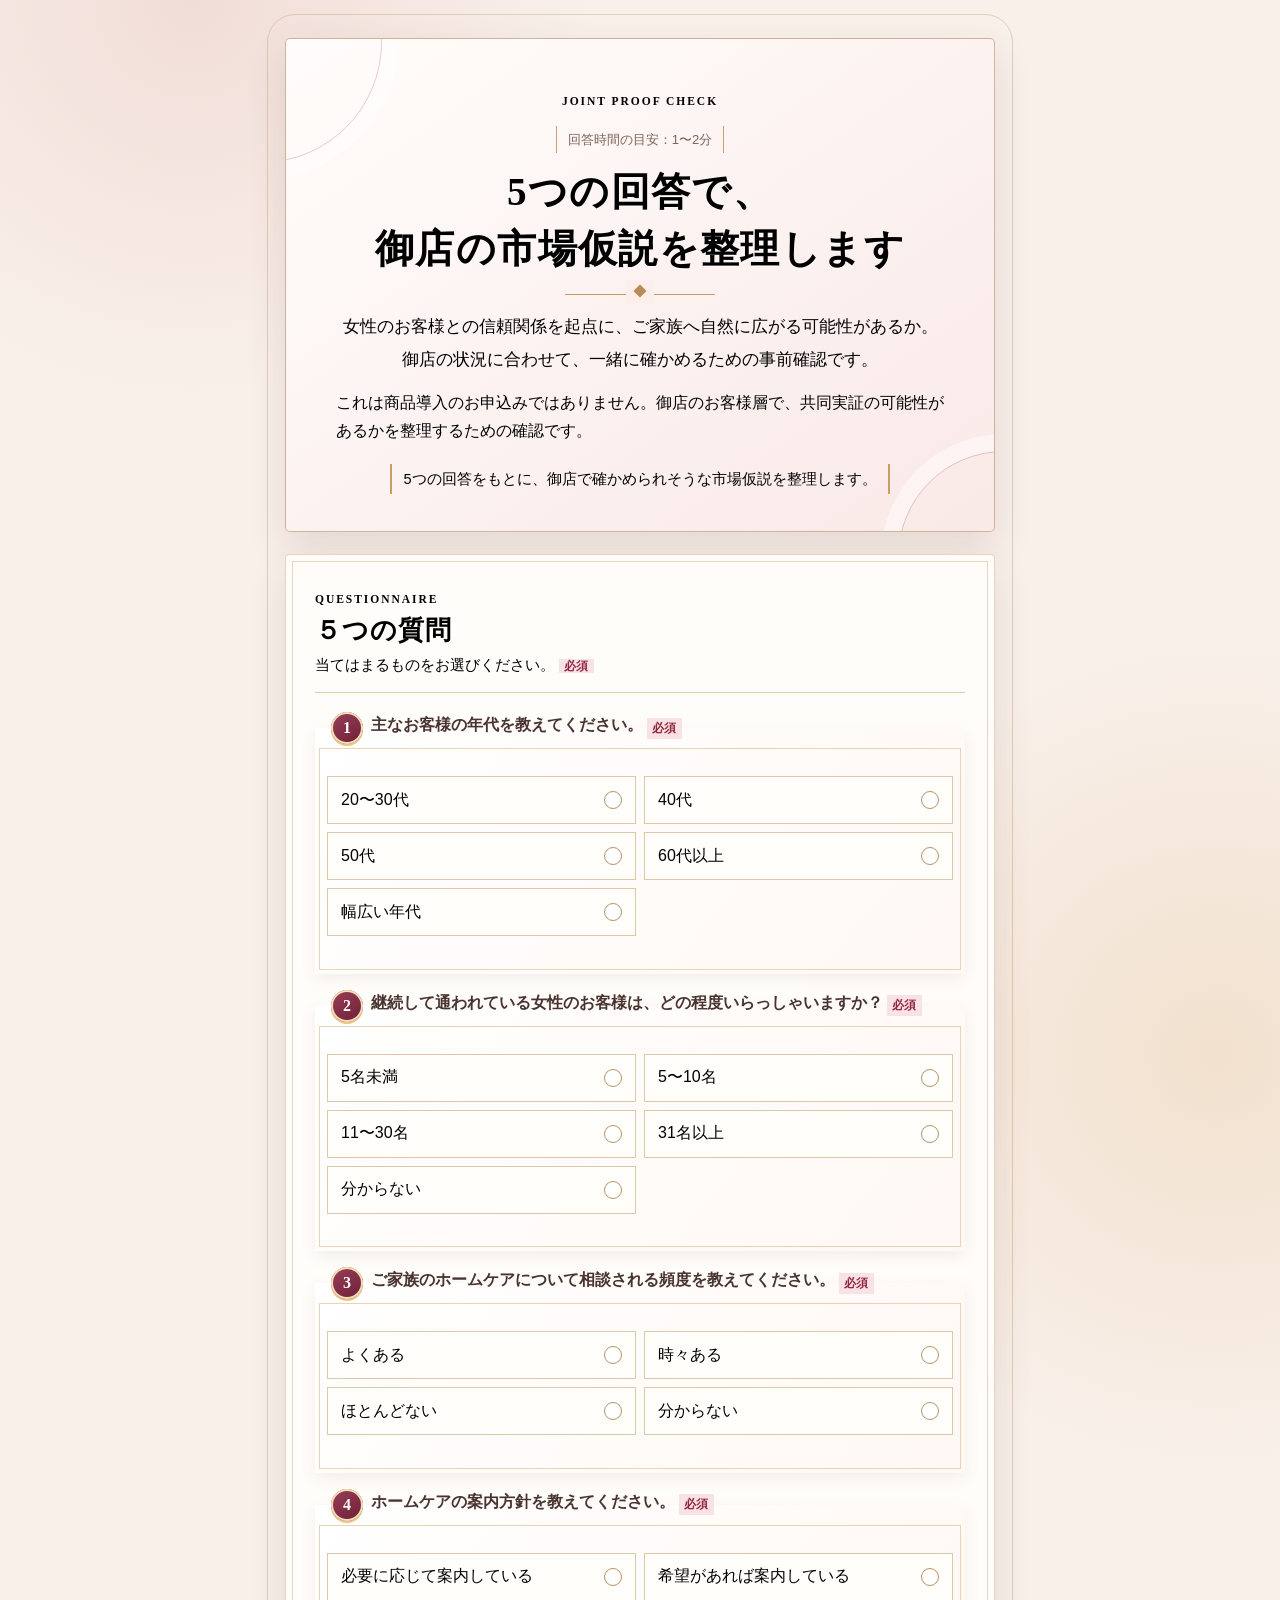
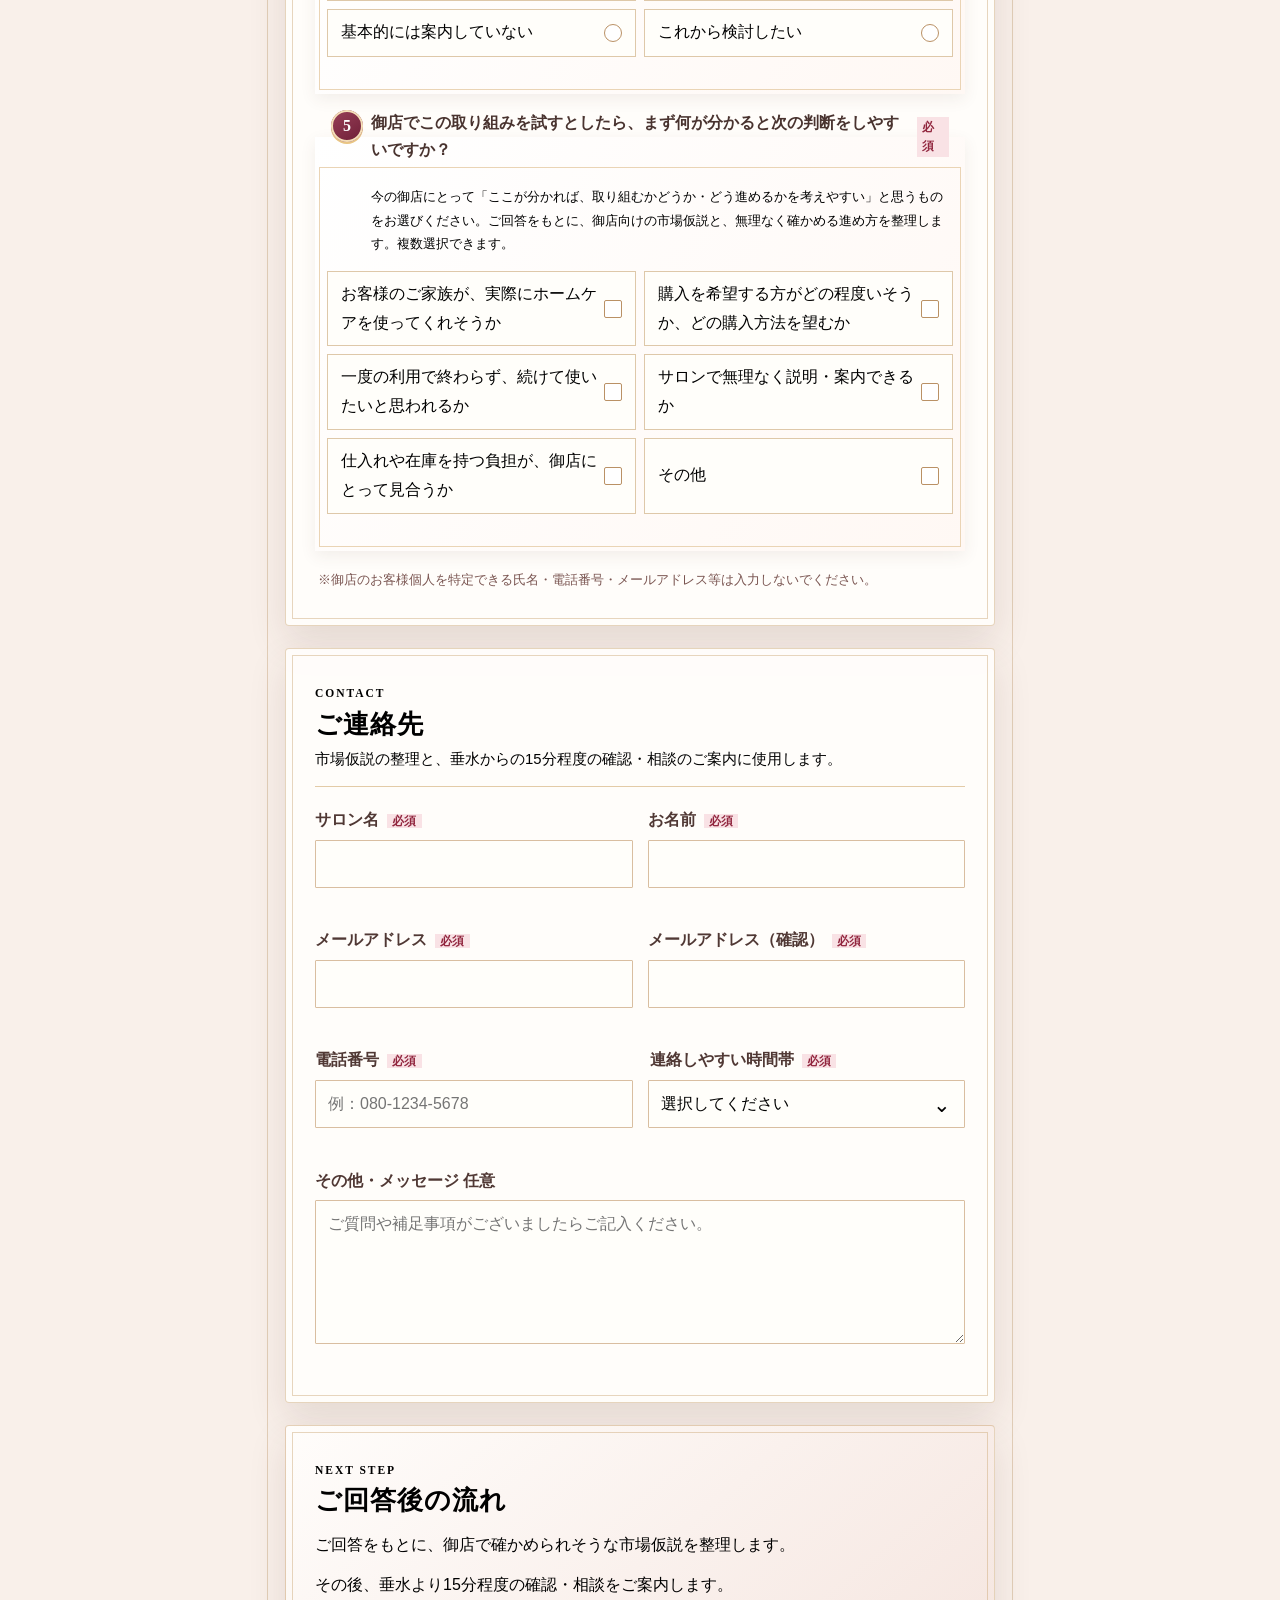
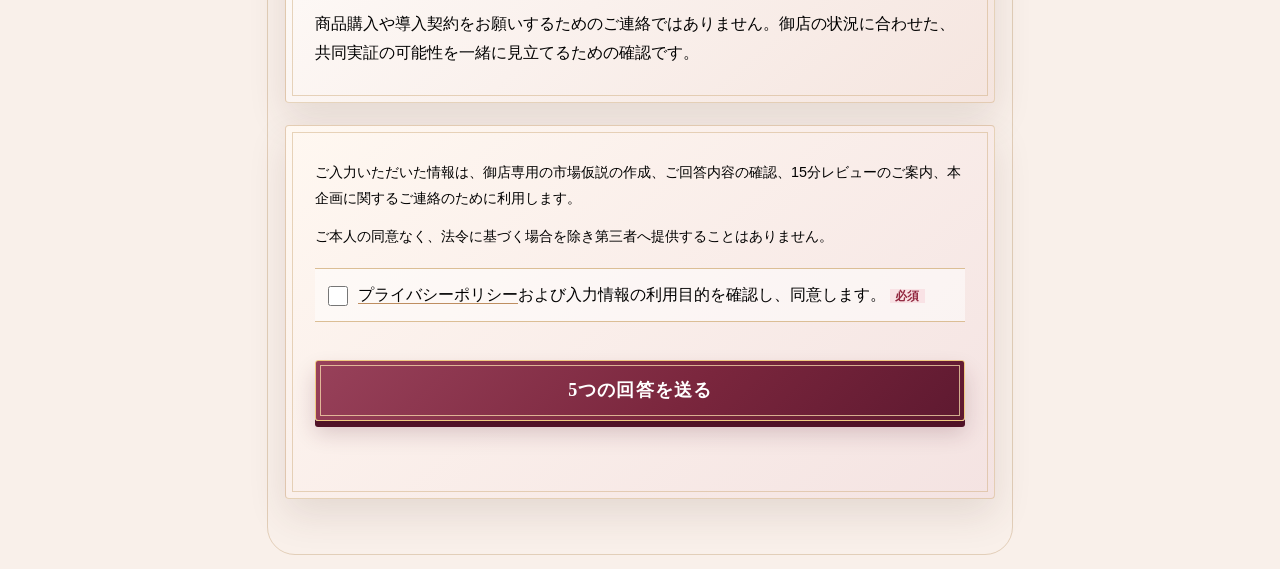
<file: market-check/index.html>
<!doctype html>
<html lang="ja">
<head>
  <meta charset="utf-8">
  <meta name="viewport" content="width=device-width, initial-scale=1">
  <meta name="robots" content="noindex,nofollow">
  <meta name="description" content="共同実証の可能性を整理するための、御店専用の5つの事前確認です。">
  <title>共同実証・市場仮説確認</title>
  <link rel="stylesheet" href="styles.css">
</head>
<body>
  <main class="page-shell">
    <section class="hero" aria-labelledby="page-title">
      <p class="eyebrow">JOINT PROOF CHECK</p>
      <p class="time-note">回答時間の目安：1〜2分</p>
      <h1 id="page-title"><span class="hero-number">5</span>つの回答で、<br>御店の市場仮説を整理します</h1>
      <div class="hero-rule" aria-hidden="true"><span>◆</span></div>
      <p class="lead">女性のお客様との信頼関係を起点に、ご家族へ自然に広がる可能性があるか。<br>御店の状況に合わせて、一緒に確かめるための事前確認です。</p>
      <p>これは商品導入のお申込みではありません。御店のお客様層で、共同実証の可能性があるかを整理するための確認です。</p>
      <p class="no-sales">5つの回答をもとに、御店で確かめられそうな市場仮説を整理します。</p>
    </section>

    <form id="market-form" novalidate aria-describedby="form-error">
      <input type="hidden" id="form-loaded-at" name="formLoadedAt">
      <input type="hidden" id="source" name="source">
      <input type="hidden" id="salon-identifier" name="salonIdentifier">
      <input type="hidden" id="campaign" name="campaign">
      <div class="honeypot" aria-hidden="true"><label for="website">Webサイト</label><input id="website" name="website" type="text" tabindex="-1" autocomplete="off"></div>

      <section class="form-section" aria-labelledby="questions-title">
        <p class="section-kicker">QUESTIONNAIRE</p>
        <h2 id="questions-title">５つの質問</h2>
        <p class="section-note">当てはまるものをお選びください。<span class="required-note">必須</span></p>

        <fieldset class="question-card" data-field="customerAge">
          <legend><span class="question-number">1</span>主なお客様の年代を教えてください。<b>必須</b></legend>
          <div class="choices">
            <label><input type="radio" name="customerAge" value="20〜30代"><span>20〜30代</span></label>
            <label><input type="radio" name="customerAge" value="40代"><span>40代</span></label>
            <label><input type="radio" name="customerAge" value="50代"><span>50代</span></label>
            <label><input type="radio" name="customerAge" value="60代以上"><span>60代以上</span></label>
            <label><input type="radio" name="customerAge" value="幅広い年代"><span>幅広い年代</span></label>
          </div>
          <p class="field-error" id="customerAge-error" role="alert"></p>
        </fieldset>

        <fieldset class="question-card" data-field="regularCustomers">
          <legend><span class="question-number">2</span>継続して通われている女性のお客様は、どの程度いらっしゃいますか？<b>必須</b></legend>
          <div class="choices">
            <label><input type="radio" name="regularCustomers" value="5名未満"><span>5名未満</span></label>
            <label><input type="radio" name="regularCustomers" value="5〜10名"><span>5〜10名</span></label>
            <label><input type="radio" name="regularCustomers" value="11〜30名"><span>11〜30名</span></label>
            <label><input type="radio" name="regularCustomers" value="31名以上"><span>31名以上</span></label>
            <label><input type="radio" name="regularCustomers" value="分からない"><span>分からない</span></label>
          </div>
          <p class="field-error" id="regularCustomers-error" role="alert"></p>
        </fieldset>

        <fieldset class="question-card" data-field="familyConsultation">
          <legend><span class="question-number">3</span>ご家族のホームケアについて相談される頻度を教えてください。<b>必須</b></legend>
          <div class="choices">
            <label><input type="radio" name="familyConsultation" value="よくある"><span>よくある</span></label>
            <label><input type="radio" name="familyConsultation" value="時々ある"><span>時々ある</span></label>
            <label><input type="radio" name="familyConsultation" value="ほとんどない"><span>ほとんどない</span></label>
            <label><input type="radio" name="familyConsultation" value="分からない"><span>分からない</span></label>
          </div>
          <p class="field-error" id="familyConsultation-error" role="alert"></p>
        </fieldset>

        <fieldset class="question-card" data-field="homeCareGuidance">
          <legend><span class="question-number">4</span>ホームケアの案内方針を教えてください。<b>必須</b></legend>
          <div class="choices">
            <label><input type="radio" name="homeCareGuidance" value="必要に応じて案内している"><span>必要に応じて案内している</span></label>
            <label><input type="radio" name="homeCareGuidance" value="希望があれば案内している"><span>希望があれば案内している</span></label>
            <label><input type="radio" name="homeCareGuidance" value="基本的には案内していない"><span>基本的には案内していない</span></label>
            <label><input type="radio" name="homeCareGuidance" value="これから検討したい"><span>これから検討したい</span></label>
          </div>
          <p class="field-error" id="homeCareGuidance-error" role="alert"></p>
        </fieldset>

        <fieldset class="question-card" data-field="interests">
          <legend><span class="question-number">5</span>御店でこの取り組みを試すとしたら、まず何が分かると次の判断をしやすいですか？<b>必須</b></legend>
          <p class="help-text">今の御店にとって「ここが分かれば、取り組むかどうか・どう進めるかを考えやすい」と思うものをお選びください。ご回答をもとに、御店向けの市場仮説と、無理なく確かめる進め方を整理します。複数選択できます。</p>
          <div class="choices choices--multi">
            <label><input type="checkbox" name="interests" value="お客様のご家族が、実際にホームケアを使ってくれそうか"><span>お客様のご家族が、実際にホームケアを使ってくれそうか</span></label>
            <label><input type="checkbox" name="interests" value="購入を希望する方がどの程度いそうか、どの購入方法を望むか"><span>購入を希望する方がどの程度いそうか、どの購入方法を望むか</span></label>
            <label><input type="checkbox" name="interests" value="一度の利用で終わらず、続けて使いたいと思われるか"><span>一度の利用で終わらず、続けて使いたいと思われるか</span></label>
            <label><input type="checkbox" name="interests" value="サロンで無理なく説明・案内できるか"><span>サロンで無理なく説明・案内できるか</span></label>
            <label><input type="checkbox" name="interests" value="仕入れや在庫を持つ負担が、御店にとって見合うか"><span>仕入れや在庫を持つ負担が、御店にとって見合うか</span></label>
            <label><input id="interest-other-toggle" type="checkbox" name="interests" value="その他"><span>その他</span></label>
          </div>
          <div id="other-interest-wrap" class="conditional-field" hidden>
            <label for="otherInterest">その他の内容</label>
            <textarea id="otherInterest" name="otherInterest" rows="4" maxlength="300" placeholder="その他、確認したいことをご記入ください。"></textarea>
            <p class="field-error" id="otherInterest-error" role="alert"></p>
          </div>
          <p class="field-error" id="interests-error" role="alert"></p>
        </fieldset>
        <p class="privacy-reminder">※御店のお客様個人を特定できる氏名・電話番号・メールアドレス等は入力しないでください。</p>
      </section>

      <section class="form-section" aria-labelledby="contact-title">
        <p class="section-kicker">CONTACT</p>
        <h2 id="contact-title">ご連絡先</h2>
        <p class="section-note">市場仮説の整理と、垂水からの15分程度の確認・相談のご案内に使用します。</p>
        <div class="input-grid">
          <div class="input-field" data-field="salonName"><label for="salonName">サロン名 <b>必須</b></label><input id="salonName" name="salonName" type="text" maxlength="100" autocomplete="organization"><p class="field-error" id="salonName-error" role="alert"></p></div>
          <div class="input-field" data-field="name"><label for="name">お名前 <b>必須</b></label><input id="name" name="name" type="text" maxlength="60" autocomplete="name"><p class="field-error" id="name-error" role="alert"></p></div>
          <div class="input-field" data-field="email"><label for="email">メールアドレス <b>必須</b></label><input id="email" name="email" type="email" inputmode="email" maxlength="254" autocomplete="email"><p class="field-error" id="email-error" role="alert"></p></div>
          <div class="input-field" data-field="emailConfirmation"><label for="emailConfirmation">メールアドレス（確認） <b>必須</b></label><input id="emailConfirmation" name="emailConfirmation" type="email" inputmode="email" maxlength="254" autocomplete="email"><p class="field-error" id="emailConfirmation-error" role="alert"></p></div>
          <div class="input-field" data-field="phone"><label for="phone">電話番号 <b>必須</b></label><input id="phone" name="phone" type="tel" inputmode="tel" maxlength="30" autocomplete="tel" placeholder="例：080-1234-5678"><p class="field-error" id="phone-error" role="alert"></p></div>
          <fieldset class="input-field contact-time" data-field="contactTime"><legend>連絡しやすい時間帯 <b>必須</b></legend><div class="select-wrap"><select id="contactTime" name="contactTime"><option value="">選択してください</option><option>9:00〜12:00</option><option>12:00〜15:00</option><option>15:00〜18:00</option><option>18:00以降</option><option>特に指定なし</option></select></div><p class="field-error" id="contactTime-error" role="alert"></p></fieldset>
          <div class="input-field input-field--wide" data-field="message"><label for="message">その他・メッセージ <span>任意</span></label><textarea id="message" name="message" rows="5" maxlength="1000" placeholder="ご質問や補足事項がございましたらご記入ください。"></textarea><p class="field-error" id="message-error" role="alert"></p></div>
        </div>
      </section>

      <section class="phone-note" aria-labelledby="phone-note-title">
        <p class="section-kicker">NEXT STEP</p>
        <h2 id="phone-note-title">ご回答後の流れ</h2>
        <p>ご回答をもとに、御店で確かめられそうな市場仮説を整理します。</p>
        <p>その後、垂水より15分程度の確認・相談をご案内します。</p>
        <p>商品購入や導入契約をお願いするためのご連絡ではありません。御店の状況に合わせた、共同実証の可能性を一緒に見立てるための確認です。</p>
      </section>

      <section class="consent-box" data-field="privacyConsent">
        <p>ご入力いただいた情報は、御店専用の市場仮説の作成、ご回答内容の確認、15分レビューのご案内、本企画に関するご連絡のために利用します。</p>
        <p>ご本人の同意なく、法令に基づく場合を除き第三者へ提供することはありません。</p>
        <label class="consent"><input id="privacyConsent" name="privacyConsent" type="checkbox"><span><a href="privacy.html" target="_blank" rel="noopener">プライバシーポリシー</a>および入力情報の利用目的を確認し、同意します。<b>必須</b></span></label>
        <p class="field-error" id="privacyConsent-error" role="alert"></p>
        <button id="submit-button" class="submit-button" type="submit"><span class="button-label"><span class="button-number">5</span>つの回答を送る</span></button>
        <p id="submit-status" class="submit-status" aria-live="polite"></p>
        <p id="form-error" class="field-error form-error" role="alert"></p>
      </section>
    </form>

    <section id="completion" class="completion" hidden tabindex="-1" aria-labelledby="completion-title">
      <p class="eyebrow">THANK YOU</p>
      <h2 id="completion-title">ご回答ありがとうございました。</h2>
      <p>ご回答をもとに、御店で確かめられそうな市場仮説を整理させていただきます。</p>
      <p>その後、垂水より15分程度の確認・相談をご案内いたします。</p>
      <p>商品購入や導入契約をお願いするものではありませんので、どうぞご安心ください。</p>
      <p class="small-note">※これは共同実証の可能性を整理するための事前確認です。</p>
      <a class="back-link" href="../">企画ページへ戻る <span aria-hidden="true">→</span></a>
    </section>
  </main>
  <noscript><p class="noscript">このフォームの送信にはJavaScriptを有効にしてください。</p></noscript>
  <script src="scripts.js"></script>
</body>
</html>
</file>
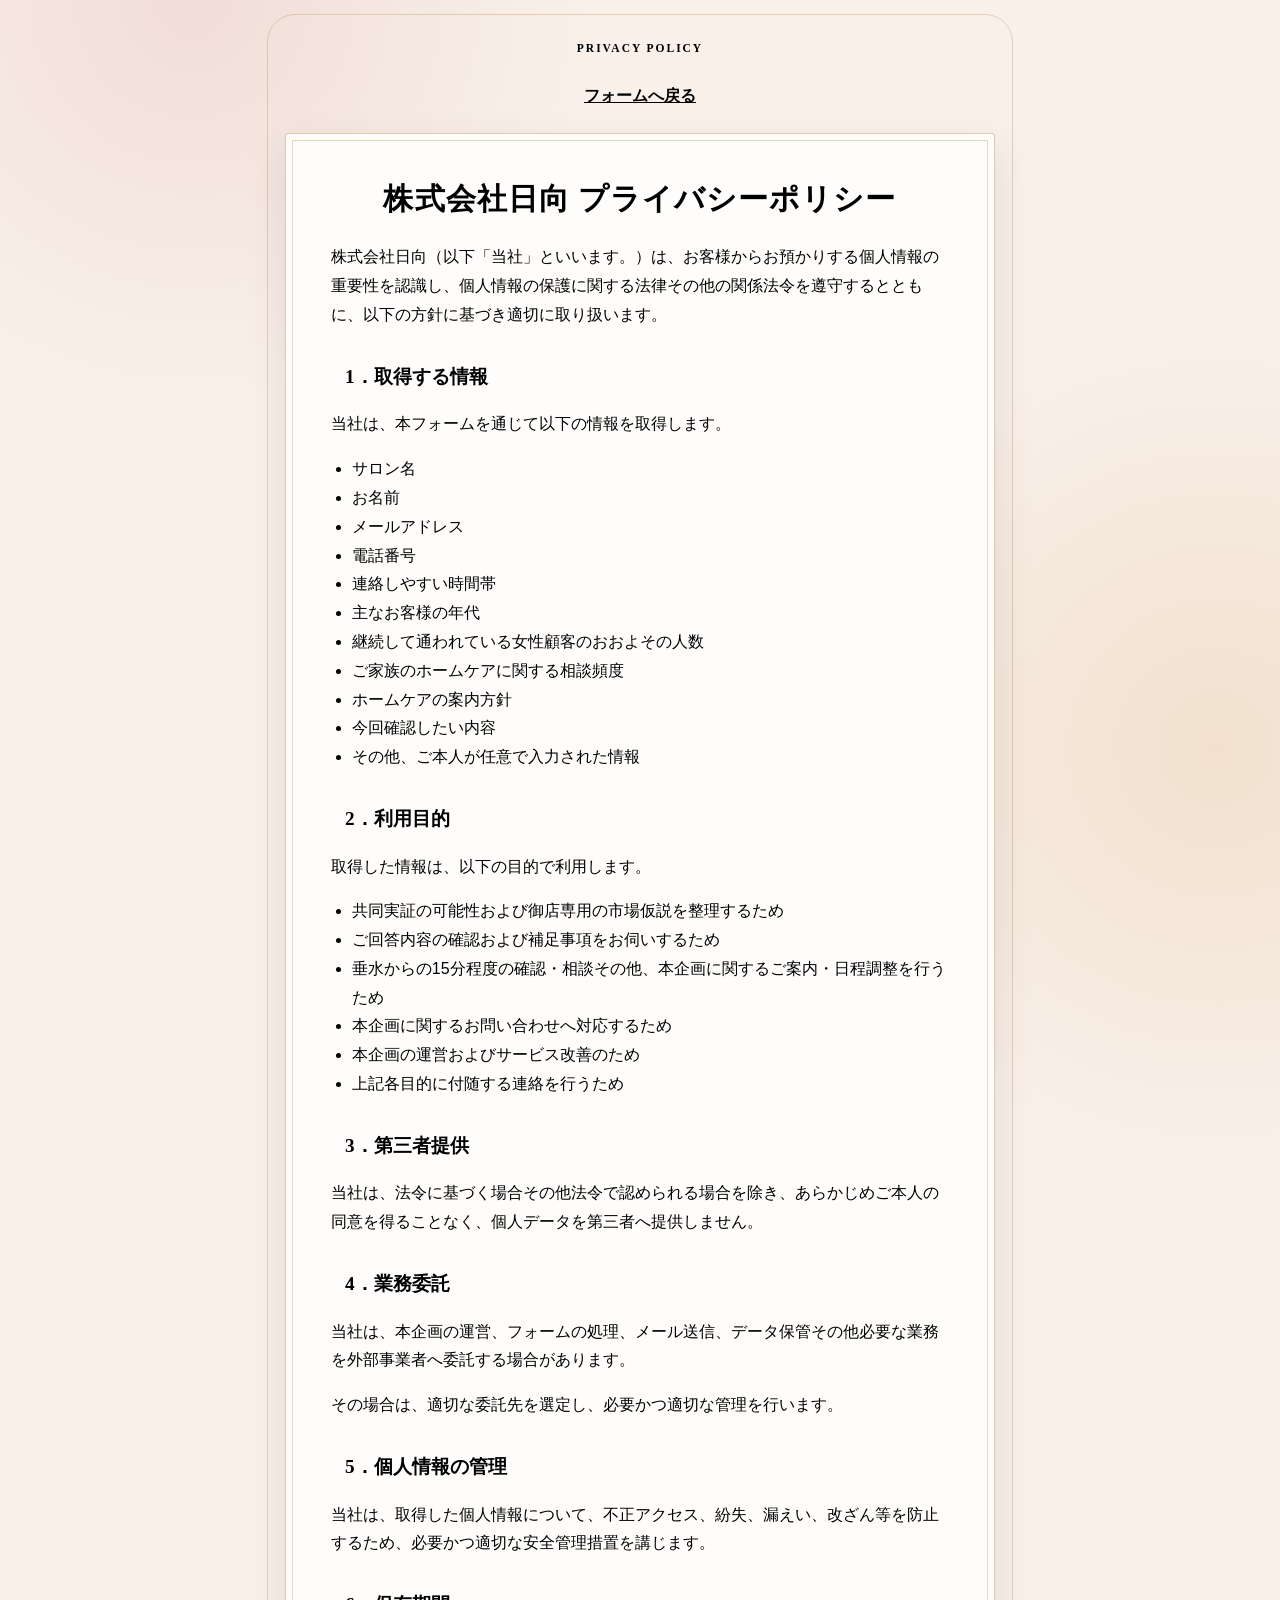
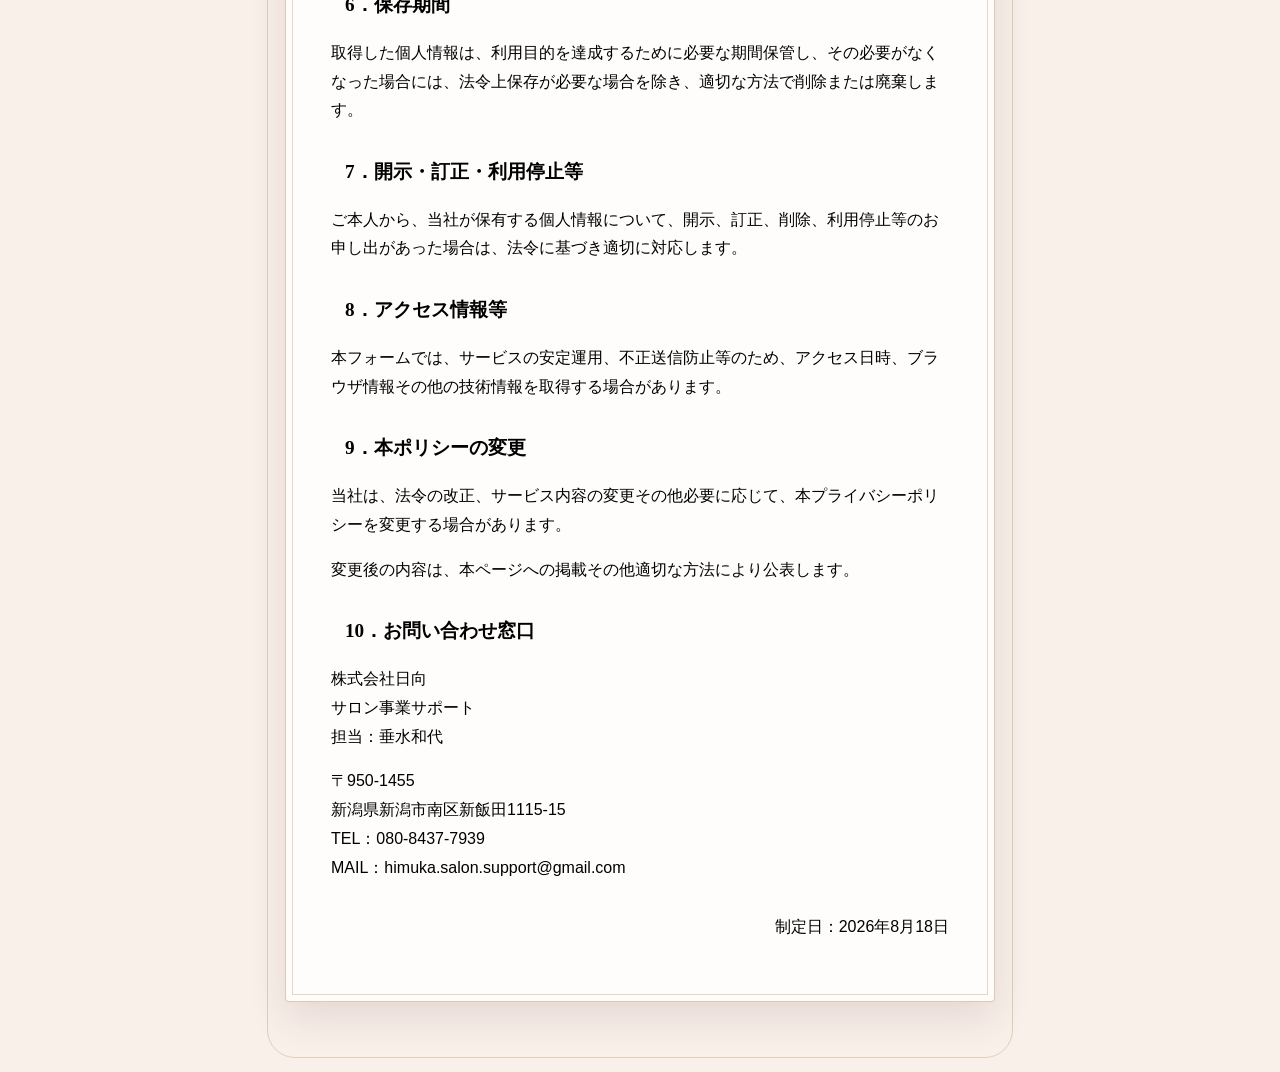
<file: market-check/privacy.html>
<!doctype html>
<html lang="ja">
<head>
  <meta charset="utf-8">
  <meta name="viewport" content="width=device-width, initial-scale=1">
  <meta name="robots" content="noindex,nofollow">
  <title>株式会社日向 プライバシーポリシー</title>
  <link rel="stylesheet" href="styles.css">
</head>
<body class="policy-page">
  <main class="page-shell">
    <header class="policy-header"><p class="eyebrow">PRIVACY POLICY</p><a class="back-text" href="index.html">フォームへ戻る</a></header>
    <article class="policy-card">
      <h1>株式会社日向 プライバシーポリシー</h1>
      <p>株式会社日向（以下「当社」といいます。）は、お客様からお預かりする個人情報の重要性を認識し、個人情報の保護に関する法律その他の関係法令を遵守するとともに、以下の方針に基づき適切に取り扱います。</p>
      <h2>1．取得する情報</h2>
      <p>当社は、本フォームを通じて以下の情報を取得します。</p>
      <ul><li>サロン名</li><li>お名前</li><li>メールアドレス</li><li>電話番号</li><li>連絡しやすい時間帯</li><li>主なお客様の年代</li><li>継続して通われている女性顧客のおおよその人数</li><li>ご家族のホームケアに関する相談頻度</li><li>ホームケアの案内方針</li><li>今回確認したい内容</li><li>その他、ご本人が任意で入力された情報</li></ul>
      <h2>2．利用目的</h2>
      <p>取得した情報は、以下の目的で利用します。</p>
      <ul><li>共同実証の可能性および御店専用の市場仮説を整理するため</li><li>ご回答内容の確認および補足事項をお伺いするため</li><li>垂水からの15分程度の確認・相談その他、本企画に関するご案内・日程調整を行うため</li><li>本企画に関するお問い合わせへ対応するため</li><li>本企画の運営およびサービス改善のため</li><li>上記各目的に付随する連絡を行うため</li></ul>
      <h2>3．第三者提供</h2>
      <p>当社は、法令に基づく場合その他法令で認められる場合を除き、あらかじめご本人の同意を得ることなく、個人データを第三者へ提供しません。</p>
      <h2>4．業務委託</h2>
      <p>当社は、本企画の運営、フォームの処理、メール送信、データ保管その他必要な業務を外部事業者へ委託する場合があります。</p>
      <p>その場合は、適切な委託先を選定し、必要かつ適切な管理を行います。</p>
      <h2>5．個人情報の管理</h2>
      <p>当社は、取得した個人情報について、不正アクセス、紛失、漏えい、改ざん等を防止するため、必要かつ適切な安全管理措置を講じます。</p>
      <h2>6．保存期間</h2>
      <p>取得した個人情報は、利用目的を達成するために必要な期間保管し、その必要がなくなった場合には、法令上保存が必要な場合を除き、適切な方法で削除または廃棄します。</p>
      <h2>7．開示・訂正・利用停止等</h2>
      <p>ご本人から、当社が保有する個人情報について、開示、訂正、削除、利用停止等のお申し出があった場合は、法令に基づき適切に対応します。</p>
      <h2>8．アクセス情報等</h2>
      <p>本フォームでは、サービスの安定運用、不正送信防止等のため、アクセス日時、ブラウザ情報その他の技術情報を取得する場合があります。</p>
      <h2>9．本ポリシーの変更</h2>
      <p>当社は、法令の改正、サービス内容の変更その他必要に応じて、本プライバシーポリシーを変更する場合があります。</p>
      <p>変更後の内容は、本ページへの掲載その他適切な方法により公表します。</p>
      <h2>10．お問い合わせ窓口</h2>
      <p>株式会社日向<br>サロン事業サポート<br>担当：垂水和代</p>
      <p>〒950-1455<br>新潟県新潟市南区新飯田1115-15<br>TEL：080-8437-7939<br>MAIL：himuka.salon.support@gmail.com</p>
      <p class="policy-date">制定日：2026年8月18日</p>
    </article>
  </main>
</body>
</html>
</file>
<file: market-check/styles.css>
<style>
:root{--ivory:#fffaf5;--paper:#fffdfb;--blush:#f6e8e3;--blush-deep:#eed5d2;--wine:#7b263d;--wine-dark:#58162b;--gold:#b8915d;--ink:#382c2b;--muted:#766866;--line:#e4cdbd;--error:#a81837;--focus:#2268ad}*{box-sizing:border-box}html{scroll-behavior:smooth}body{margin:0;background:radial-gradient(circle at 15% 0,rgba(237,211,206,.65),transparent 25rem),radial-gradient(circle at 95% 28%,rgba(232,206,171,.45),transparent 26rem),#f9f0ea;color:var(--ink);font-family:-apple-system,BlinkMacSystemFont,"Hiragino Kaku Gothic ProN","Yu Gothic",Meiryo,sans-serif;font-size:16px;line-height:1.8}.page-shell{position:relative;max-width:760px;margin:0 auto;padding:26px 16px 60px}.page-shell:before{content:"";position:absolute;z-index:-1;inset:14px 7px;border:1px solid rgba(184,145,93,.35);border-radius:28px;pointer-events:none}.hero,.form-section,.phone-note,.consent-box,.completion,.policy-card{position:relative;background:rgba(255,253,251,.94);box-shadow:0 16px 38px rgba(79,47,39,.12)}.hero{overflow:hidden;padding:43px 26px 30px;border:1px solid rgba(186,143,103,.64);border-radius:5px;text-align:center;background:linear-gradient(145deg,#fffdfb 0%,#f9e9e7 100%)}.hero:before,.hero:after{content:"";position:absolute;border:1px solid rgba(165,83,103,.28);border-radius:50%;pointer-events:none}.hero:before{width:240px;height:240px;left:-146px;top:-118px;box-shadow:0 0 0 16px rgba(255,255,255,.32)}.hero:after{width:210px;height:210px;right:-116px;bottom:-132px;box-shadow:0 0 0 17px rgba(255,255,255,.45)}.eyebrow,.section-kicker{margin:0;color:var(--gold);font-family:Georgia,"Yu Mincho","Hiragino Mincho ProN",serif;font-size:.72rem;font-weight:700;letter-spacing:.17em}.time-note{display:inline-block;position:relative;margin:14px 0 4px;padding:2px 11px;border-inline:1px solid #c99f76;color:#80645a;font-size:.82rem}.hero h1,.form-section h2,.phone-note h2,.consent-box h2,.completion h2,.policy-card h1{font-family:Georgia,"Yu Mincho","Hiragino Mincho ProN",serif;color:var(--wine);font-weight:600;letter-spacing:.035em;line-height:1.45}.hero h1{position:relative;margin:7px 0 14px;font-size:clamp(1.7rem,7.2vw,2.45rem);text-shadow:0 1px #fff}.hero-rule{position:relative;width:150px;margin:16px auto;border-top:1px solid #c29a69}.hero-rule span{position:absolute;top:-15px;left:calc(50% - 14px);width:28px;height:24px;background:#fcefeb;color:#b68c58;font-size:.85rem}.hero .lead{position:relative;margin:0 0 12px;font-family:Georgia,"Yu Mincho","Hiragino Mincho ProN",serif;font-size:1.08rem;line-height:1.9}.hero p:not(.eyebrow):not(.time-note):not(.lead):not(.no-sales){position:relative;margin:10px auto 0;text-align:left}.no-sales{position:relative;display:inline-block;margin:18px 0 0;padding:2px 11px;border-inline:2px solid #ca9c68;color:var(--wine);font-size:.91rem}.form-section,.phone-note,.consent-box{margin-top:22px;padding:28px 17px;border:1px solid rgba(199,160,107,.44);border-radius:4px}.form-section:before,.phone-note:before,.consent-box:before,.completion:before,.policy-card:before{content:"";position:absolute;inset:6px;border:1px solid rgba(205,170,121,.48);pointer-events:none}.form-section>*:not(:last-child),.phone-note>*:not(:last-child),.consent-box>*:not(:last-child),.completion>*:not(:last-child),.policy-card>*:not(:last-child){position:relative}.form-section h2,.phone-note h2,.consent-box h2{margin:1px 0 3px;font-size:1.65rem}.section-note{margin:0 0 19px;padding-bottom:13px;border-bottom:1px solid #e3cba7;color:var(--muted);font-size:.93rem}.required-note,.question-card b,.input-field b,.consent b{margin-left:4px;padding:1px 5px;background:#f9e2e5;color:#91263e;font-family:inherit;font-size:.72rem;font-weight:700;letter-spacing:.03em}.question-card{position:relative;margin:0 0 16px;padding:17px 12px 14px;border:0;background:linear-gradient(130deg,#fff 0%,#fff8f4 100%);box-shadow:0 5px 15px rgba(91,59,47,.08)}.question-card:before{content:"";position:absolute;inset:4px;border:1px solid #ead4b5;pointer-events:none}.question-card legend{position:relative;display:flex;align-items:flex-start;width:100%;padding:0 4px;color:#49332f;font-family:Georgia,"Yu Mincho","Hiragino Mincho ProN",serif;font-size:1rem;font-weight:600;line-height:1.65}.question-number{display:inline-grid;flex:0 0 32px;place-items:center;width:32px;height:32px;margin:0 8px 0 0;border-radius:50%;background:linear-gradient(145deg,#9a4059,#6d1e36);box-shadow:inset 0 0 0 2px #f5dfb8,0 2px 0 #e9c583;color:#fff;font-family:Georgia,serif;font-size:1rem;font-variant-numeric:lining-nums;line-height:1}.question-card legend b{align-self:center}.help-text{position:relative;margin:5px 0 0 44px;color:var(--muted);font-size:.82rem}.choices{position:relative;display:grid;gap:8px;margin:15px 0 0}.choices label{position:relative;display:flex;align-items:center;min-height:48px;padding:8px 33px 8px 13px;border:1px solid #dec8a9;background:#fffefa;cursor:pointer;transition:border-color .15s,background .15s,box-shadow .15s}.choices label:has(input:checked){border-color:#89334a;background:#fbebe9;box-shadow:inset 4px 0 #89334a}.choices input{position:absolute;opacity:0;width:1px;height:1px}.choices span:before{content:"";position:absolute;right:13px;top:calc(50% - 9px);width:16px;height:16px;border:1px solid #ba9165;border-radius:50%;background:#fff}.choices input[type=checkbox]+span:before{border-radius:2px}.choices input:checked+span:after{content:"";position:absolute;right:18px;top:calc(50% - 6px);width:6px;height:10px;border:solid var(--wine);border-width:0 2px 2px 0;transform:rotate(45deg)}.conditional-field{position:relative;margin:14px 0 0;padding:13px;border-left:3px solid #be8e61;background:#fff5ef}.conditional-field label,.input-field label{display:block;margin-bottom:5px;color:#503834;font-family:Georgia,"Yu Mincho","Hiragino Mincho ProN",serif;font-weight:600}.conditional-field textarea,.input-field input,.input-field textarea,select{display:block;width:100%;min-height:48px;padding:11px 12px;border:1px solid #d9bea0;border-radius:1px;background:#fffefa;color:var(--ink);font:inherit;font-size:16px;line-height:1.5;outline:none}.conditional-field textarea,.input-field textarea{resize:vertical}.conditional-field textarea:focus,.input-field input:focus,.input-field textarea:focus,select:focus{border-color:var(--wine);box-shadow:0 0 0 3px rgba(123,38,61,.14)}.privacy-reminder{margin:18px 3px 0;color:#7a5551;font-size:.83rem;line-height:1.65}.input-grid{display:grid;gap:15px}.input-field{position:relative}.input-field--wide{grid-column:1/-1}.contact-time{margin:0;padding:0;border:0;min-width:0}.contact-time legend{margin:0 0 5px;color:#503834;font-family:Georgia,"Yu Mincho","Hiragino Mincho ProN",serif;font-weight:600}.select-wrap{position:relative}.select-wrap:after{content:"⌄";position:absolute;right:14px;top:6px;color:var(--wine);font-size:1.3rem;pointer-events:none}.select-wrap select{appearance:none}.field-error{min-height:1.3em;margin:6px 0 0;color:var(--error);font-size:.84rem;font-weight:700;line-height:1.45}.question-card[data-invalid=true],.input-field[data-invalid=true],.consent-box[data-invalid=true]{outline:2px solid rgba(168,24,55,.4);outline-offset:2px}.phone-note{background:linear-gradient(140deg,#fffdfb,#f5e5df)}.phone-note h2{margin-top:1px}.phone-note p:not(.section-kicker){position:relative;margin:11px 0 0}.consent-box{background:linear-gradient(140deg,#fff8f1,#f4e3e2)}.consent-box p{margin:0 0 12px;font-size:.9rem}.consent{position:relative;display:flex;align-items:flex-start;gap:10px;margin-top:18px;padding:13px;border-top:1px solid #dbbe95;border-bottom:1px solid #dbbe95;background:rgba(255,255,255,.52);cursor:pointer}.consent input{width:20px;height:20px;margin:4px 0 0;accent-color:var(--wine)}.consent span{line-height:1.65}.consent a{color:var(--wine);text-decoration-color:#be8e61;text-underline-offset:3px}.submit-button{position:relative;display:block;width:100%;min-height:61px;margin-top:19px;border:1px solid #efca82;border-radius:3px;background:linear-gradient(135deg,#98415a 0%,#7a263d 58%,#5e1930 100%);box-shadow:0 6px 0 #501227,0 12px 22px rgba(83,27,44,.2);color:#fff;cursor:pointer;font-family:Georgia,"Yu Mincho","Hiragino Mincho ProN",serif;font-size:1.13rem;font-weight:700;letter-spacing:.06em}.submit-button:before{content:"";position:absolute;inset:4px;border:1px solid rgba(255,230,178,.72);pointer-events:none}.submit-button:hover{filter:brightness(1.07)}.submit-button:active{transform:translateY(3px);box-shadow:0 3px 0 #501227}.submit-button:disabled{cursor:wait;filter:grayscale(.25);opacity:.75}.submit-status{text-align:center;color:var(--wine);font-weight:700}.form-error{text-align:center}.completion{margin-top:22px;padding:36px 24px;border:1px solid rgba(199,160,107,.55);border-radius:4px;background:linear-gradient(140deg,#fffdfb,#f7e7e3);text-align:center}.completion h2{margin:8px 0 19px;font-size:1.8rem}.completion p:not(.eyebrow):not(.small-note){text-align:left}.receipt{position:relative;margin:22px 0;padding:15px;border:1px solid #c99c5c;background:#fff8f0}.receipt span{display:block;color:var(--muted);font-size:.8rem}.receipt strong{display:block;color:var(--wine);font-size:1.35rem;letter-spacing:.06em}.small-note{color:#765d58;font-size:.84rem}.back-link{display:flex;align-items:center;justify-content:space-between;min-height:54px;margin-top:20px;padding:10px 16px;border:1px solid #edcd8e;background:linear-gradient(135deg,#934059,#671c34);box-shadow:0 5px 0 #4f1529;color:#fff;text-decoration:none;font-family:Georgia,"Yu Mincho","Hiragino Mincho ProN",serif;font-weight:700}.back-link:hover{filter:brightness(1.07)}.honeypot{position:absolute!important;left:-10000px!important;width:1px!important;height:1px!important;overflow:hidden}.noscript{max-width:700px;margin:20px auto;padding:12px;border:1px solid var(--error);background:#fff5f5;color:var(--error)}.policy-page .page-shell{max-width:760px}.policy-header{margin:0 0 22px;text-align:center}.policy-header a{color:var(--wine)}.policy-card{padding:34px 23px;border:1px solid rgba(199,160,107,.55);border-radius:4px;background:#fffdfb}.policy-card h1{margin:0 0 23px;text-align:center;font-size:1.85rem}.policy-card h2{position:relative;margin:30px 0 10px;padding-left:14px;color:var(--wine);font-family:Georgia,"Yu Mincho","Hiragino Mincho ProN",serif;font-size:1.2rem}.policy-card h2:before{content:"";position:absolute;left:0;top:.35em;width:4px;height:1.25em;background:var(--gold)}.policy-card p,.policy-card li{position:relative}.policy-card ul{margin:10px 0;padding-left:1.3em}.policy-date{margin-top:30px!important;text-align:right}.back-text{display:inline-block;margin-top:23px;color:var(--wine);font-weight:700}.back-text:focus-visible,.consent a:focus-visible,.submit-button:focus-visible,.back-link:focus-visible,input:focus-visible,textarea:focus-visible,select:focus-visible,.choices label:has(input:focus-visible){outline:3px solid var(--focus);outline-offset:3px}@media(min-width:570px){.page-shell{padding:38px 25px 70px}.hero{padding:52px 50px 37px}.form-section,.phone-note,.consent-box{padding:34px 29px}.choices{grid-template-columns:repeat(2,1fr)}.choices--multi{grid-template-columns:repeat(2,1fr)}.input-grid{grid-template-columns:repeat(2,1fr)}.input-field--wide{grid-column:1/-1}.policy-card{padding:44px 45px}}@media(max-width:360px){.page-shell{padding-inline:9px}.hero{padding-inline:16px}.form-section,.phone-note,.consent-box{padding-inline:12px}.question-card{padding-inline:9px}.question-card legend{font-size:.92rem}.hero h1{font-size:1.58rem}}@media(prefers-reduced-motion:reduce){*{scroll-behavior:auto!important;transition:none!important}}
.hero-number,.button-number{display:inline-block;font-family:"Yu Mincho","Hiragino Mincho ProN",serif;font-variant-numeric:lining-nums;line-height:1}
</style>
</file>
